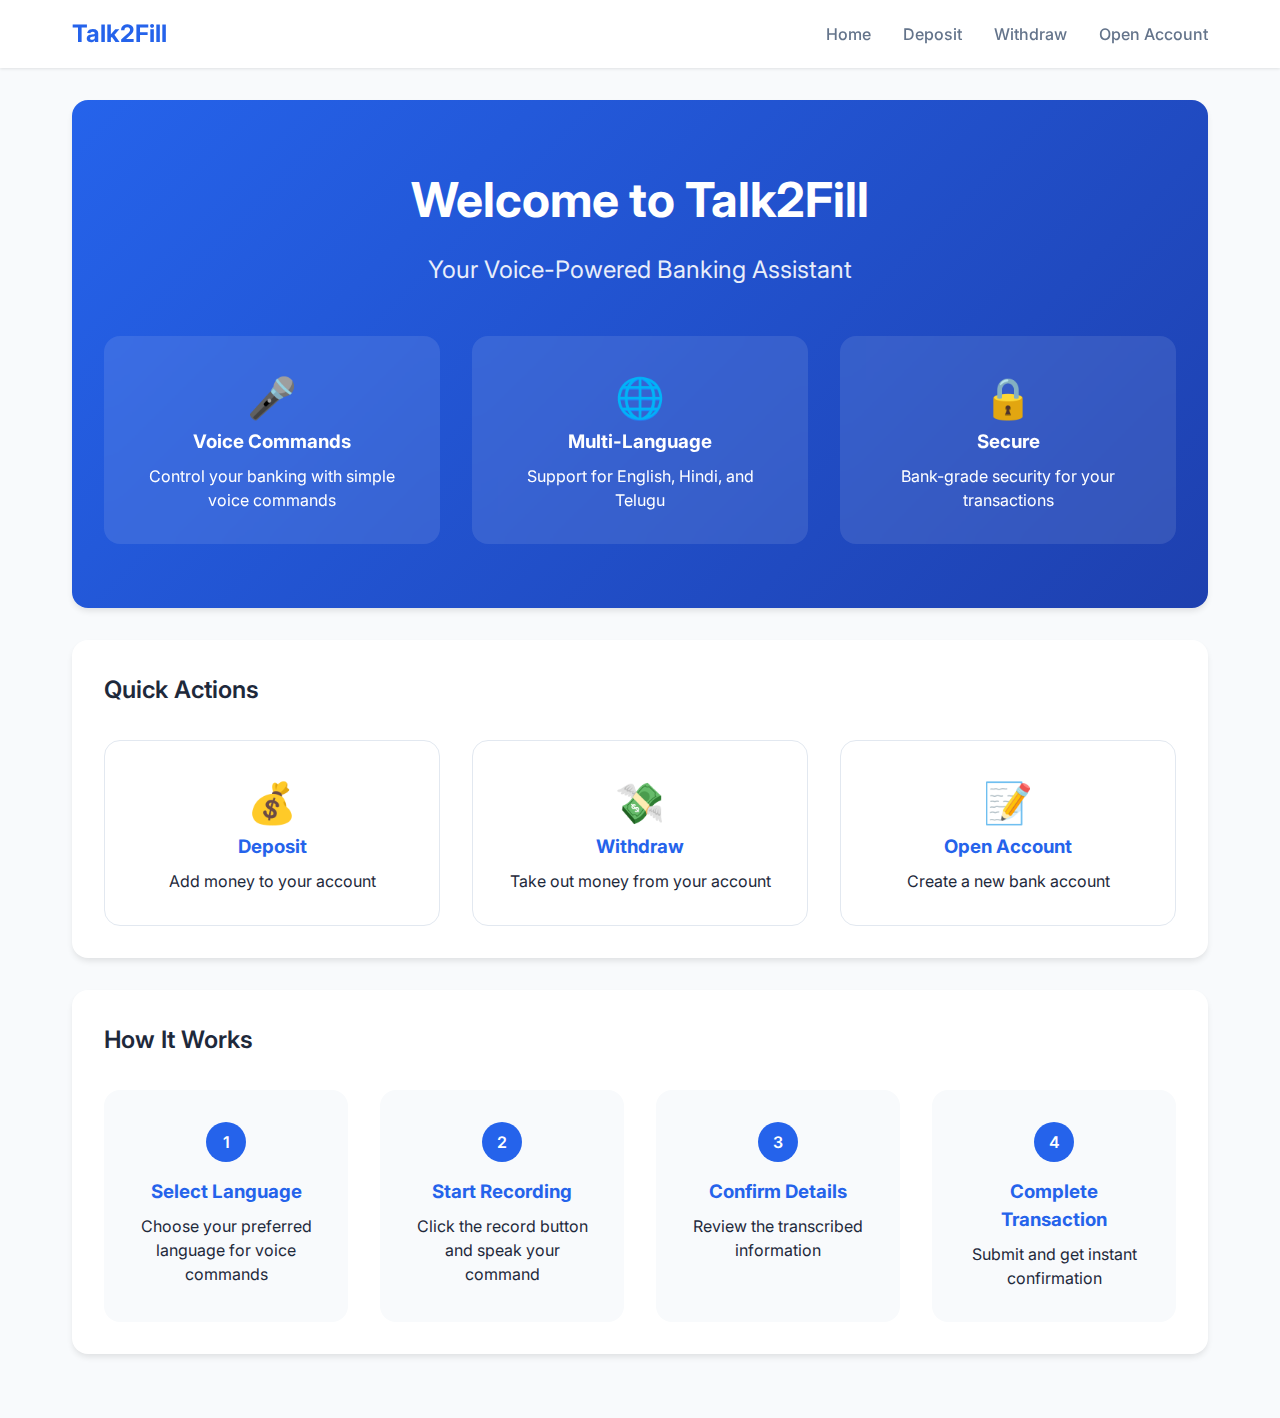
<file: templates/index.html>
<!DOCTYPE html>
<html lang="en">
<head>
    <meta charset="UTF-8">
    <meta name="viewport" content="width=device-width, initial-scale=1.0">
    <title>Talk2Fill - Voice Banking Assistant</title>
    <link rel="stylesheet" href="/static/css/styles.css">
    <link href="https://fonts.googleapis.com/css2?family=Inter:wght@400;500;600;700&display=swap" rel="stylesheet">
</head>
<body>
    <!-- Navigation -->
    <nav class="navbar">
        <div class="nav-content">
            <a href="/" class="logo">Talk2Fill</a>
            <div class="nav-links">
                <a href="/">Home</a>
                <a href="deposit.html">Deposit</a>
                <a href="withdraw.html">Withdraw</a>
                <a href="account-opening.html">Open Account</a>
            </div>
        </div>
    </nav>

    <div class="container">
        <!-- Hero Section -->
        <div class="card hero-card">
            <div class="hero-content">
                <h1 class="hero-title">Welcome to Talk2Fill</h1>
                <p class="hero-subtitle">Your Voice-Powered Banking Assistant</p>
                <div class="hero-features">
                    <div class="feature">
                        <span class="feature-icon">🎤</span>
                        <h3>Voice Commands</h3>
                        <p>Control your banking with simple voice commands</p>
                    </div>
                    <div class="feature">
                        <span class="feature-icon">🌐</span>
                        <h3>Multi-Language</h3>
                        <p>Support for English, Hindi, and Telugu</p>
                    </div>
                    <div class="feature">
                        <span class="feature-icon">🔒</span>
                        <h3>Secure</h3>
                        <p>Bank-grade security for your transactions</p>
                    </div>
                </div>
            </div>
        </div>

        <!-- Quick Actions -->
        <div class="card">
            <h2 class="card-title">Quick Actions</h2>
            <div class="quick-actions">
                <a href="/deposit" class="action-card">
                    <span class="action-icon">💰</span>
                    <h3>Deposit</h3>
                    <p>Add money to your account</p>
                </a>
                <a href="/withdraw" class="action-card">
                    <span class="action-icon">💸</span>
                    <h3>Withdraw</h3>
                    <p>Take out money from your account</p>
                </a>
                <a href="/account-opening" class="action-card">
                    <span class="action-icon">📝</span>
                    <h3>Open Account</h3>
                    <p>Create a new bank account</p>
                </a>
            </div>
        </div>

        <!-- How It Works -->
        <div class="card">
            <h2 class="card-title">How It Works</h2>
            <div class="steps">
                <div class="step">
                    <div class="step-number">1</div>
                    <h3>Select Language</h3>
                    <p>Choose your preferred language for voice commands</p>
                </div>
                <div class="step">
                    <div class="step-number">2</div>
                    <h3>Start Recording</h3>
                    <p>Click the record button and speak your command</p>
                </div>
                <div class="step">
                    <div class="step-number">3</div>
                    <h3>Confirm Details</h3>
                    <p>Review the transcribed information</p>
                </div>
                <div class="step">
                    <div class="step-number">4</div>
                    <h3>Complete Transaction</h3>
                    <p>Submit and get instant confirmation</p>
                </div>
            </div>
        </div>
    </div>
    <script src="/static/js/main.js"></script>
</body>
</html>
</file>
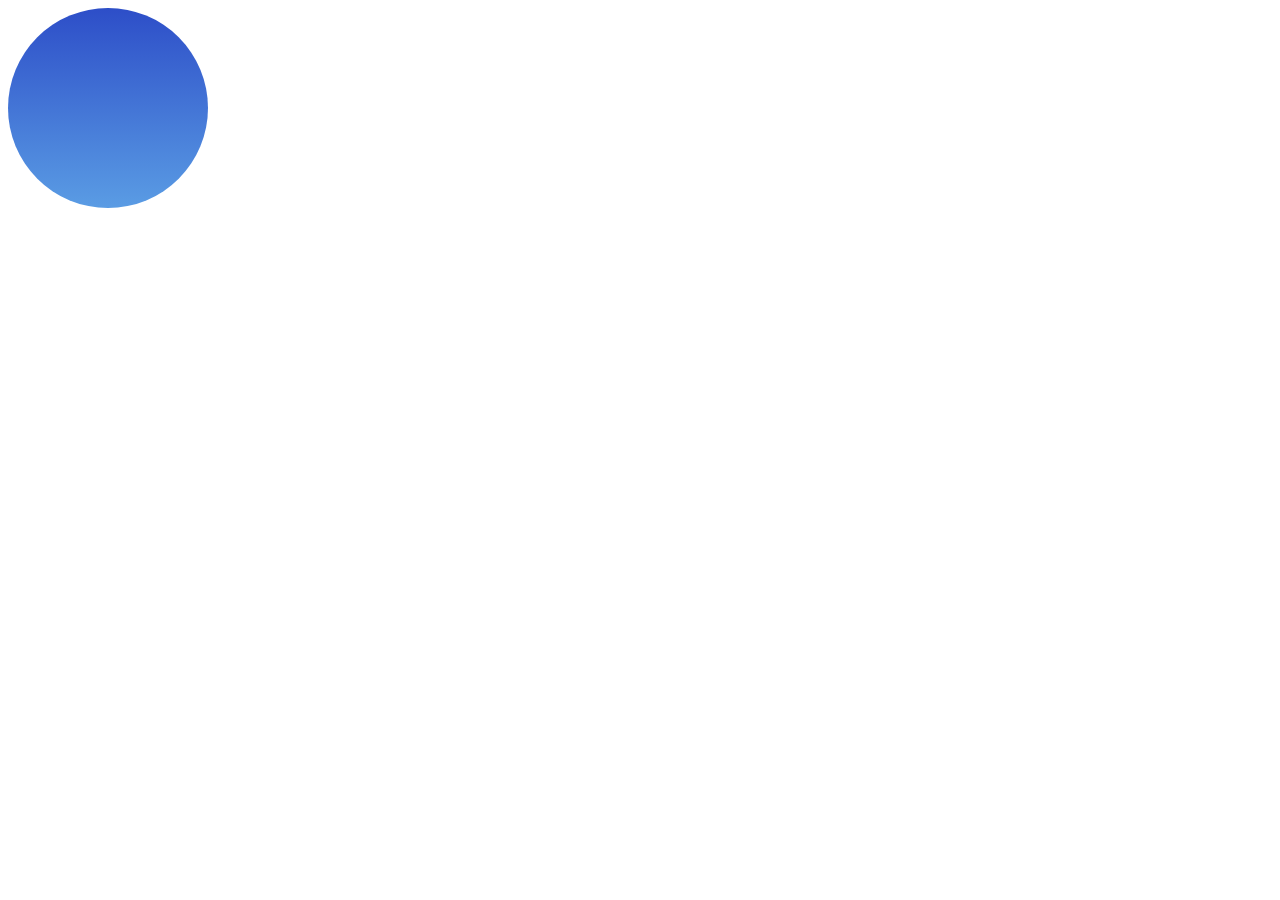
<file: style.html>
<!DOCTYPE html>
<html lang="en">
<head>
    <meta charset="UTF-8">
    <meta name="viewport" content="width=device-width, initial-scale=1.0">
    <title>Gradient Background</title>
    <style>
        .gradient-bg {
            width: 200px;
            height: 200px;
            background: linear-gradient(to bottom, #2D4EC8, #5A9CE4);
            border-radius: 50%;
            display: flex;
            align-items: center;
            justify-content: center;
            font-size: 24px;
            color: white;
            font-family: Arial, sans-serif;
            font-weight: bold;
        }
    </style>
</head>
<body>
    <div class="gradient-bg"></div>
</body>
</html>
</file>
<file: static/css/styles.css>
/* Modern Banking UI Styles */
:root {
    --primary-color: #2563eb;
    --secondary-color: #1e40af;
    --success-color: #22c55e;
    --danger-color: #ef4444;
    --background-color: #f8fafc;
    --card-background: #ffffff;
    --text-primary: #1e293b;
    --text-secondary: #64748b;
    --border-color: #e2e8f0;
}

* {
    margin: 0;
    padding: 0;
    box-sizing: border-box;
    font-family: 'Inter', -apple-system, BlinkMacSystemFont, 'Segoe UI', Roboto, sans-serif;
}

body {
    background-color: var(--background-color);
    color: var(--text-primary);
    line-height: 1.5;
}

.container {
    max-width: 1200px;
    margin: 0 auto;
    padding: 2rem;
}

/* Navigation */
.navbar {
    background-color: var(--card-background);
    box-shadow: 0 1px 3px rgba(0, 0, 0, 0.1);
    padding: 1rem 0;
    position: sticky;
    top: 0;
    z-index: 100;
}

.nav-content {
    display: flex;
    justify-content: space-between;
    align-items: center;
    max-width: 1200px;
    margin: 0 auto;
    padding: 0 2rem;
}

.logo {
    font-size: 1.5rem;
    font-weight: 700;
    color: var(--primary-color);
    text-decoration: none;
}

.nav-links {
    display: flex;
    gap: 2rem;
}

.nav-links a {
    color: var(--text-secondary);
    text-decoration: none;
    font-weight: 500;
    transition: color 0.2s;
}

.nav-links a:hover {
    color: var(--primary-color);
}

/* Cards */
.card {
    background-color: var(--card-background);
    border-radius: 1rem;
    box-shadow: 0 4px 6px -1px rgba(0, 0, 0, 0.1);
    padding: 2rem;
    margin-bottom: 2rem;
}

.card-header {
    display: flex;
    justify-content: space-between;
    align-items: center;
    margin-bottom: 2rem;
}

.card-title {
    font-size: 1.5rem;
    font-weight: 600;
    color: var(--text-primary);
}

/* Forms */
.form-group {
    margin-bottom: 1.5rem;
}

.form-label {
    display: block;
    margin-bottom: 0.5rem;
    font-weight: 500;
    color: var(--text-secondary);
}

.form-control {
    width: 100%;
    padding: 0.75rem 1rem;
    border: 1px solid var(--border-color);
    border-radius: 0.5rem;
    font-size: 1rem;
    transition: border-color 0.2s;
}

.form-control:focus {
    outline: none;
    border-color: var(--primary-color);
    box-shadow: 0 0 0 3px rgba(37, 99, 235, 0.1);
}

/* Buttons */
.btn {
    display: inline-flex;
    align-items: center;
    justify-content: center;
    padding: 0.75rem 1.5rem;
    border-radius: 0.5rem;
    font-weight: 500;
    cursor: pointer;
    transition: all 0.2s;
    border: none;
    gap: 0.5rem;
}

.btn-primary {
    background-color: var(--primary-color);
    color: white;
}

.btn-primary:hover {
    background-color: var(--secondary-color);
}

.btn-danger {
    background-color: var(--danger-color);
    color: white;
}

.btn-danger:hover {
    background-color: #dc2626;
}

/* Voice Input Section */
.voice-input-section {
    background-color: var(--background-color);
    border-radius: 1rem;
    padding: 2rem;
    margin-top: 2rem;
}

.voice-controls {
    display: flex;
    gap: 1rem;
    align-items: center;
    margin-bottom: 1rem;
}

#recordButton {
    background-color: var(--primary-color);
    color: white;
    padding: 1rem 2rem;
    border-radius: 0.5rem;
    border: none;
    cursor: pointer;
    font-weight: 500;
    transition: all 0.2s;
}

#recordButton.recording {
    background-color: var(--danger-color);
    animation: pulse 1.5s infinite;
}

#statusDisplay {
    font-weight: 500;
    color: var(--text-secondary);
}

#statusDisplay.recording {
    color: var(--danger-color);
}

/* Language Selection */
.language-select {
    padding: 0.5rem 1rem;
    border: 1px solid var(--border-color);
    border-radius: 0.5rem;
    background-color: var(--card-background);
    color: var(--text-primary);
    font-size: 1rem;
}

/* Messages */
.message {
    padding: 1rem;
    border-radius: 0.5rem;
    margin-bottom: 1rem;
    display: none;
}

.error-message {
    background-color: #fee2e2;
    color: var(--danger-color);
    border: 1px solid #fecaca;
}

.success-message {
    background-color: #dcfce7;
    color: var(--success-color);
    border: 1px solid #bbf7d0;
}

/* Transcription Result */
#transcriptionResult {
    margin-top: 2rem;
    padding: 1rem;
    background-color: var(--card-background);
    border-radius: 0.5rem;
    border: 1px solid var(--border-color);
}

#transcriptionResult h3 {
    color: var(--text-primary);
    margin-bottom: 0.5rem;
    font-size: 1.1rem;
}

#transcriptionResult p {
    color: var(--text-secondary);
    margin-bottom: 1rem;
}

/* Animations */
@keyframes pulse {
    0% {
        transform: scale(1);
    }
    50% {
        transform: scale(1.05);
    }
    100% {
        transform: scale(1);
    }
}

/* Responsive Design */
@media (max-width: 768px) {
    .container {
        padding: 1rem;
    }

    .nav-content {
        flex-direction: column;
        gap: 1rem;
    }

    .nav-links {
        flex-direction: column;
        align-items: center;
        gap: 1rem;
    }

    .card {
        padding: 1.5rem;
    }

    .voice-controls {
        flex-direction: column;
    }

    #recordButton {
        width: 100%;
    }
}

/* Floating Voice Input Button */
.floating-voice-btn {
    position: fixed;
    bottom: 2rem;
    right: 2rem;
    width: 60px;
    height: 60px;
    border-radius: 50%;
    background-color: var(--primary-color);
    color: white;
    border: none;
    cursor: pointer;
    display: flex;
    align-items: center;
    justify-content: center;
    box-shadow: 0 4px 6px rgba(0, 0, 0, 0.1);
    transition: all 0.3s ease;
    z-index: 9999;
}

.floating-voice-btn:hover {
    transform: scale(1.1);
    box-shadow: 0 6px 8px rgba(0, 0, 0, 0.2);
}

.floating-voice-btn.recording {
    background-color: var(--danger-color);
    animation: pulse 1.5s infinite;
    box-shadow: 0 0 0 0 rgba(239, 68, 68, 0.7);
}

.floating-voice-btn i {
    font-size: 24px;
    transition: all 0.3s ease;
}

.floating-voice-btn.recording i {
    transform: scale(1.2);
}

@keyframes pulse {
    0% {
        transform: scale(0.95);
        box-shadow: 0 0 0 0 rgba(239, 68, 68, 0.7);
    }
    
    70% {
        transform: scale(1);
        box-shadow: 0 0 0 15px rgba(239, 68, 68, 0);
    }
    
    100% {
        transform: scale(0.95);
        box-shadow: 0 0 0 0 rgba(239, 68, 68, 0);
    }
}

.floating-voice-status {
    position: fixed;
    bottom: 5rem;
    right: 2rem;
    background-color: rgba(0, 0, 0, 0.8);
    color: white;
    padding: 0.75rem 1.5rem;
    border-radius: 1rem;
    font-size: 0.875rem;
    font-weight: 500;
    opacity: 0;
    transform: translateY(10px);
    transition: all 0.3s ease;
    z-index: 1000;
    pointer-events: none;
    white-space: nowrap;
}

.floating-voice-status.recording {
    opacity: 1;
    transform: translateY(0);
    animation: fadeIn 0.3s ease;
}

.floating-voice-status.recording::before {
    content: '';
    display: inline-block;
    width: 8px;
    height: 8px;
    background-color: var(--danger-color);
    border-radius: 50%;
    margin-right: 8px;
    animation: blink 1s infinite;
}

@keyframes blink {
    0%, 100% { opacity: 1; }
    50% { opacity: 0; }
}

@keyframes fadeIn {
    from { opacity: 0; transform: translateY(10px); }
    to { opacity: 1; transform: translateY(0); }
}

/* Transcription Popup */
.transcription-popup {
    position: fixed;
    top: 0;
    left: 0;
    width: 100%;
    height: 100%;
    background-color: rgba(0, 0, 0, 0.5);
    display: flex;
    justify-content: center;
    align-items: center;
    z-index: 2000;
}

.transcription-content {
    background-color: white;
    padding: 20px;
    border-radius: 8px;
    max-width: 500px;
    width: 90%;
    position: relative;
    max-height: 80vh;
    overflow-y: auto;
}

.transcription-content h3 {
    margin-top: 0;
    color: #333;
}

.transcription-content p {
    margin-bottom: 15px;
    line-height: 1.5;
}

.close-btn {
    position: absolute;
    top: 10px;
    right: 10px;
    background: none;
    border: none;
    font-size: 24px;
    cursor: pointer;
    color: #666;
}

.close-btn:hover {
    color: #333;
} 



.hero-card {
    background: linear-gradient(135deg, var(--primary-color), var(--secondary-color));
    color: white;
    text-align: center;
    padding: 4rem 2rem;
}

.hero-title {
    font-size: 3rem;
    margin-bottom: 1rem;
}

.hero-subtitle {
    font-size: 1.5rem;
    margin-bottom: 3rem;
    opacity: 0.9;
}

.hero-features {
    display: grid;
    grid-template-columns: repeat(auto-fit, minmax(250px, 1fr));
    gap: 2rem;
    margin-top: 3rem;
}

.feature {
    padding: 2rem;
    background: rgba(255, 255, 255, 0.1);
    border-radius: 1rem;
    backdrop-filter: blur(10px);
}

.feature-icon {
    font-size: 2.5rem;
    margin-bottom: 1rem;
}

.feature h3 {
    margin-bottom: 0.5rem;
}

.quick-actions {
    display: grid;
    grid-template-columns: repeat(auto-fit, minmax(250px, 1fr));
    gap: 2rem;
    margin-top: 2rem;
}

.action-card {
    background-color: var(--card-background);
    border: 1px solid var(--border-color);
    border-radius: 1rem;
    padding: 2rem;
    text-align: center;
    text-decoration: none;
    color: var(--text-primary);
    transition: transform 0.2s, box-shadow 0.2s;
}

.action-card:hover {
    transform: translateY(-5px);
    box-shadow: 0 4px 6px -1px rgba(0, 0, 0, 0.1);
}

.action-icon {
    font-size: 2.5rem;
    margin-bottom: 1rem;
}

.action-card h3 {
    margin-bottom: 0.5rem;
    color: var(--primary-color);
}

.steps {
    display: grid;
    grid-template-columns: repeat(auto-fit, minmax(200px, 1fr));
    gap: 2rem;
    margin-top: 2rem;
}

.step {
    text-align: center;
    padding: 2rem;
    background-color: var(--background-color);
    border-radius: 1rem;
}

.step-number {
    width: 40px;
    height: 40px;
    background-color: var(--primary-color);
    color: white;
    border-radius: 50%;
    display: flex;
    align-items: center;
    justify-content: center;
    margin: 0 auto 1rem;
    font-weight: 600;
}

.step h3 {
    margin-bottom: 0.5rem;
    color: var(--primary-color);
}

@media (max-width: 768px) {
    .hero-title {
        font-size: 2rem;
    }

    .hero-subtitle {
        font-size: 1.2rem;
    }

    .hero-features,
    .quick-actions,
    .steps {
        grid-template-columns: 1fr;
    }
}

.modal-overlay {
    position: fixed;
    top: 0;
    left: 0;
    right: 0;
    bottom: 0;
    background-color: rgba(0, 0, 0, 0.5);
    display: none;
    justify-content: center;
    align-items: center;
    z-index: 1000;
}

.modal {
    background: white;
    padding: 30px;
    border-radius: 10px;
    box-shadow: 0 2px 10px rgba(0, 0, 0, 0.1);
    width: 90%;
    max-width: 400px;
    text-align: center;
}

.modal-icon {
    width: 60px;
    height: 60px;
    border: 2px solid #ff9f43;
    border-radius: 50%;
    display: flex;
    align-items: center;
    justify-content: center;
    margin: 0 auto 20px;
    position: relative;
}

.modal-icon i {
    color: #ff9f43;
    font-size: 30px;
}

.modal-title {
    font-size: 24px;
    color: #333;
    margin-bottom: 10px;
}

.modal-message {
    color: #666;
    margin-bottom: 25px;
    font-size: 16px;
}

.modal-buttons {
    display: flex;
    justify-content: center;
    gap: 15px;
}

.modal-btn {
    padding: 10px 25px;
    border-radius: 5px;
    border: none;
    cursor: pointer;
    font-size: 16px;
    transition: all 0.3s ease;
}

.modal-btn-cancel {
    background-color: #e0e0e0;
    color: #333;
}

.modal-btn-cancel:hover {
    background-color: #d0d0d0;
}

.modal-btn-confirm {
    background-color: #ff9f43;
    color: white;
}

.modal-btn-confirm:hover {
    background-color: #ff8f33;
}

.modal-timer {
    font-size: 24px;
    color: #ff9f43;
    font-weight: bold;
    animation: pulse 1s infinite;
}

@keyframes pulse {
    0% {
        transform: scale(1);
        opacity: 1;
    }
    50% {
        transform: scale(1.1);
        opacity: 0.7;
    }
    100% {
        transform: scale(1);
        opacity: 1;
    }
}

/* Form textarea styles */
textarea.form-control {
    resize: vertical;
    min-height: 100px;
    font-family: inherit;
}

.mic-button.recording-active {
    background-color: #ff4444;
    animation: pulse 1.5s infinite;
}

@keyframes pulse {
    0% {
        transform: scale(1);
        box-shadow: 0 0 0 0 rgba(255, 68, 68, 0.7);
    }
    70% {
        transform: scale(1.05);
        box-shadow: 0 0 0 10px rgba(255, 68, 68, 0);
    }
    100% {
        transform: scale(1);
        box-shadow: 0 0 0 0 rgba(255, 68, 68, 0);
    }
}

/* Enhanced Recording Status Message */
.recording-status {
    position: fixed;
    top: 20px;
    left: 50%;
    transform: translateX(-50%);
    background: linear-gradient(135deg, #ff4444, #ff0000);
    color: white;
    padding: 15px 30px;
    border-radius: 30px;
    font-weight: bold;
    font-size: 1.2rem;
    animation: statusPulse 1.5s infinite;
    z-index: 9999;
    box-shadow: 0 0 20px rgba(255, 0, 0, 0.5);
    display: none;
    text-align: center;
}

/* Recording Wave Animation */
.recording-wave {
    position: fixed;
    bottom: 100px;
    left: 50%;
    transform: translateX(-50%);
    width: 80px;
    height: 80px;
    border-radius: 50%;
    background: rgba(255, 0, 0, 0.2);
    animation: wave 1.5s infinite;
    display: none;
    z-index: 9998;
}

/* Enhanced Mic Button */
.mic-button.recording-active {
    background: linear-gradient(135deg, #ff4444, #ff0000);
    transform: scale(1.1);
    box-shadow: 0 0 30px rgba(255, 0, 0, 0.5);
    animation: micPulse 1.5s infinite;
}

/* Updated Animations */
@keyframes statusPulse {
    0% { 
        transform: translateX(-50%) scale(1);
        box-shadow: 0 0 20px rgba(255, 0, 0, 0.5);
    }
    50% { 
        transform: translateX(-50%) scale(1.05);
        box-shadow: 0 0 30px rgba(255, 0, 0, 0.7);
    }
    100% { 
        transform: translateX(-50%) scale(1);
        box-shadow: 0 0 20px rgba(255, 0, 0, 0.5);
    }
}

@keyframes wave {
    0% { 
        transform: translateX(-50%) scale(1);
        opacity: 1;
    }
    100% { 
        transform: translateX(-50%) scale(2.5);
        opacity: 0;
    }
}

@keyframes micPulse {
    0% { 
        transform: scale(1.1);
        box-shadow: 0 0 30px rgba(255, 0, 0, 0.5);
    }
    50% { 
        transform: scale(1.2);
        box-shadow: 0 0 40px rgba(255, 0, 0, 0.7);
    }
    100% { 
        transform: scale(1.1);
        box-shadow: 0 0 30px rgba(255, 0, 0, 0.5);
    }
}

/* Denomination Inputs */
.denomination-inputs {
    display: grid;
    grid-template-columns: repeat(auto-fit, minmax(200px, 1fr));
    gap: 1rem;
    margin-bottom: 1rem;
}

.denomination-group {
    display: flex;
    flex-direction: column;
    gap: 0.5rem;
}

.denomination-group label {
    font-weight: 500;
    color: var(--text-secondary);
}

.denomination-input {
    width: 100%;
    padding: 0.5rem;
    border: 1px solid var(--border-color);
    border-radius: 0.5rem;
    font-size: 1rem;
}

.denomination-total {
    margin-top: 1rem;
    padding: 1rem;
    background-color: var(--background-color);
    border-radius: 0.5rem;
    font-weight: 600;
    text-align: right;
    font-size: 1.1rem;
}
</file>
